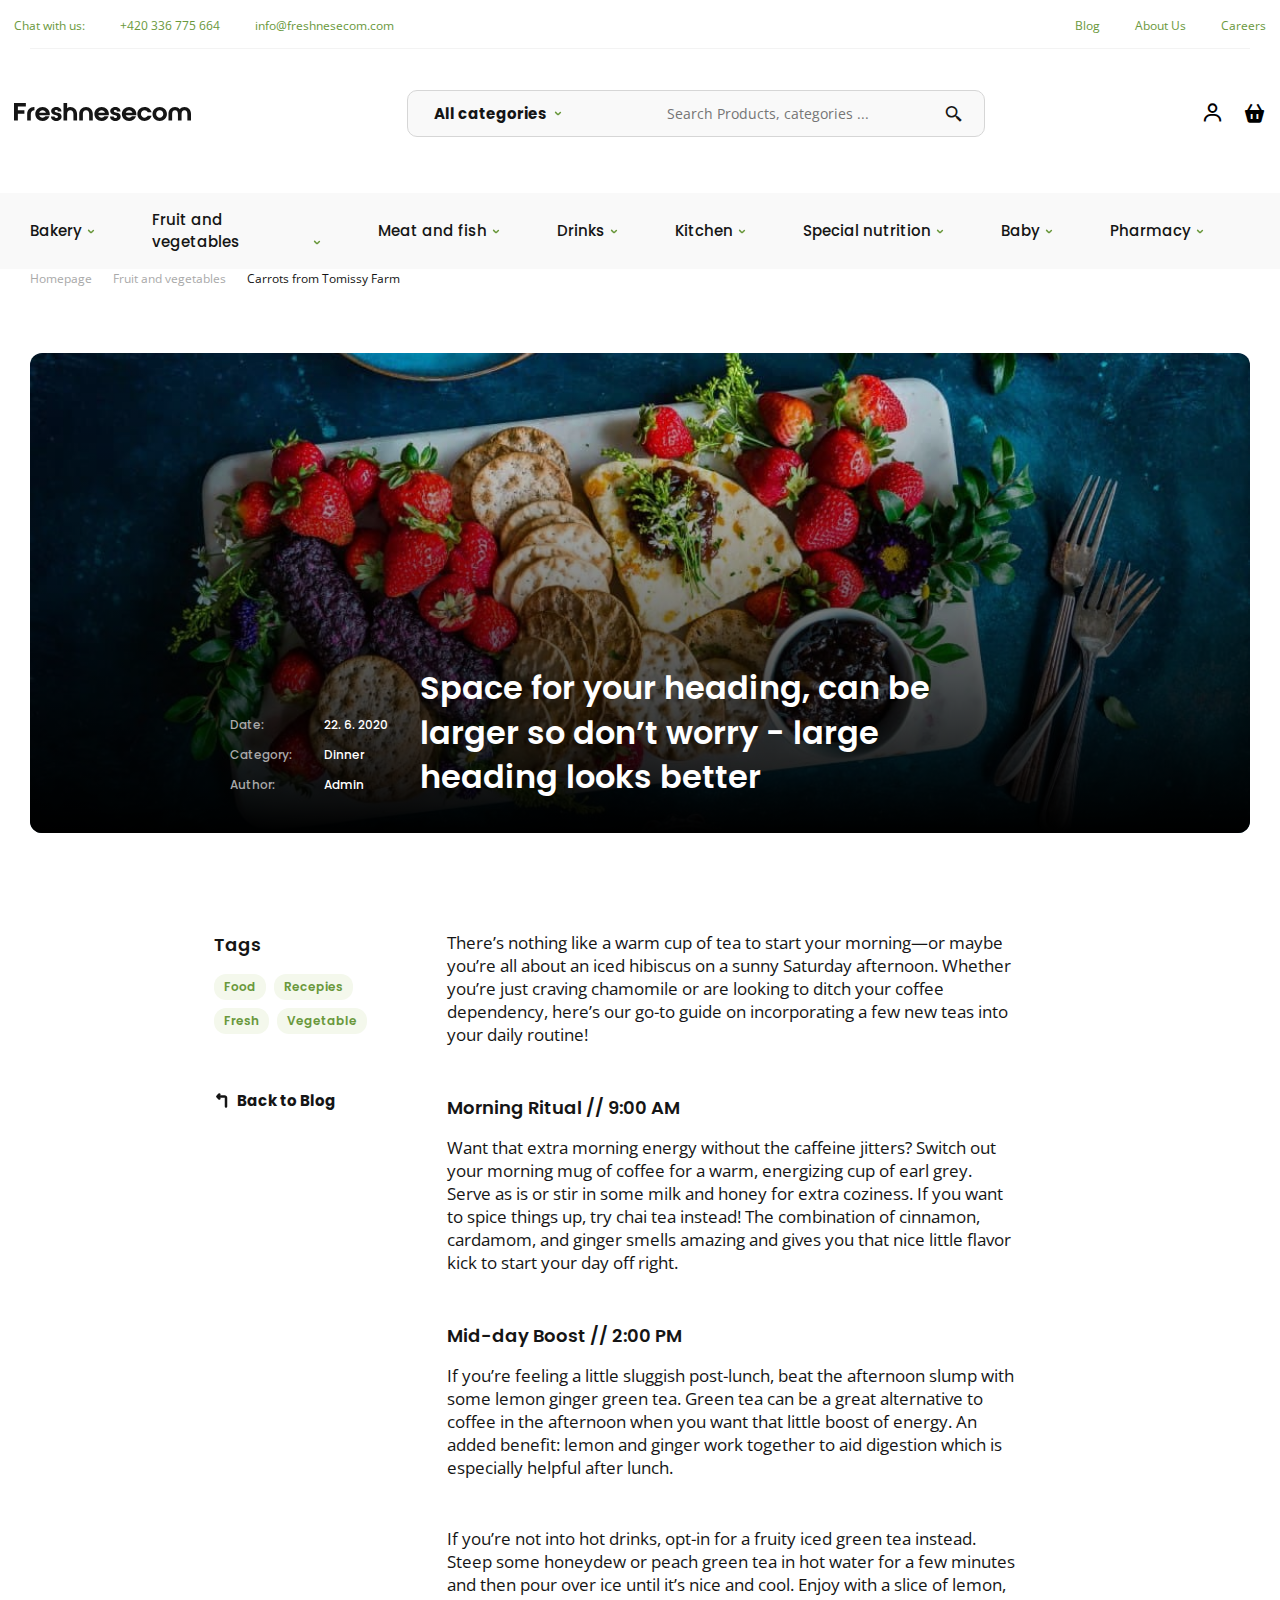
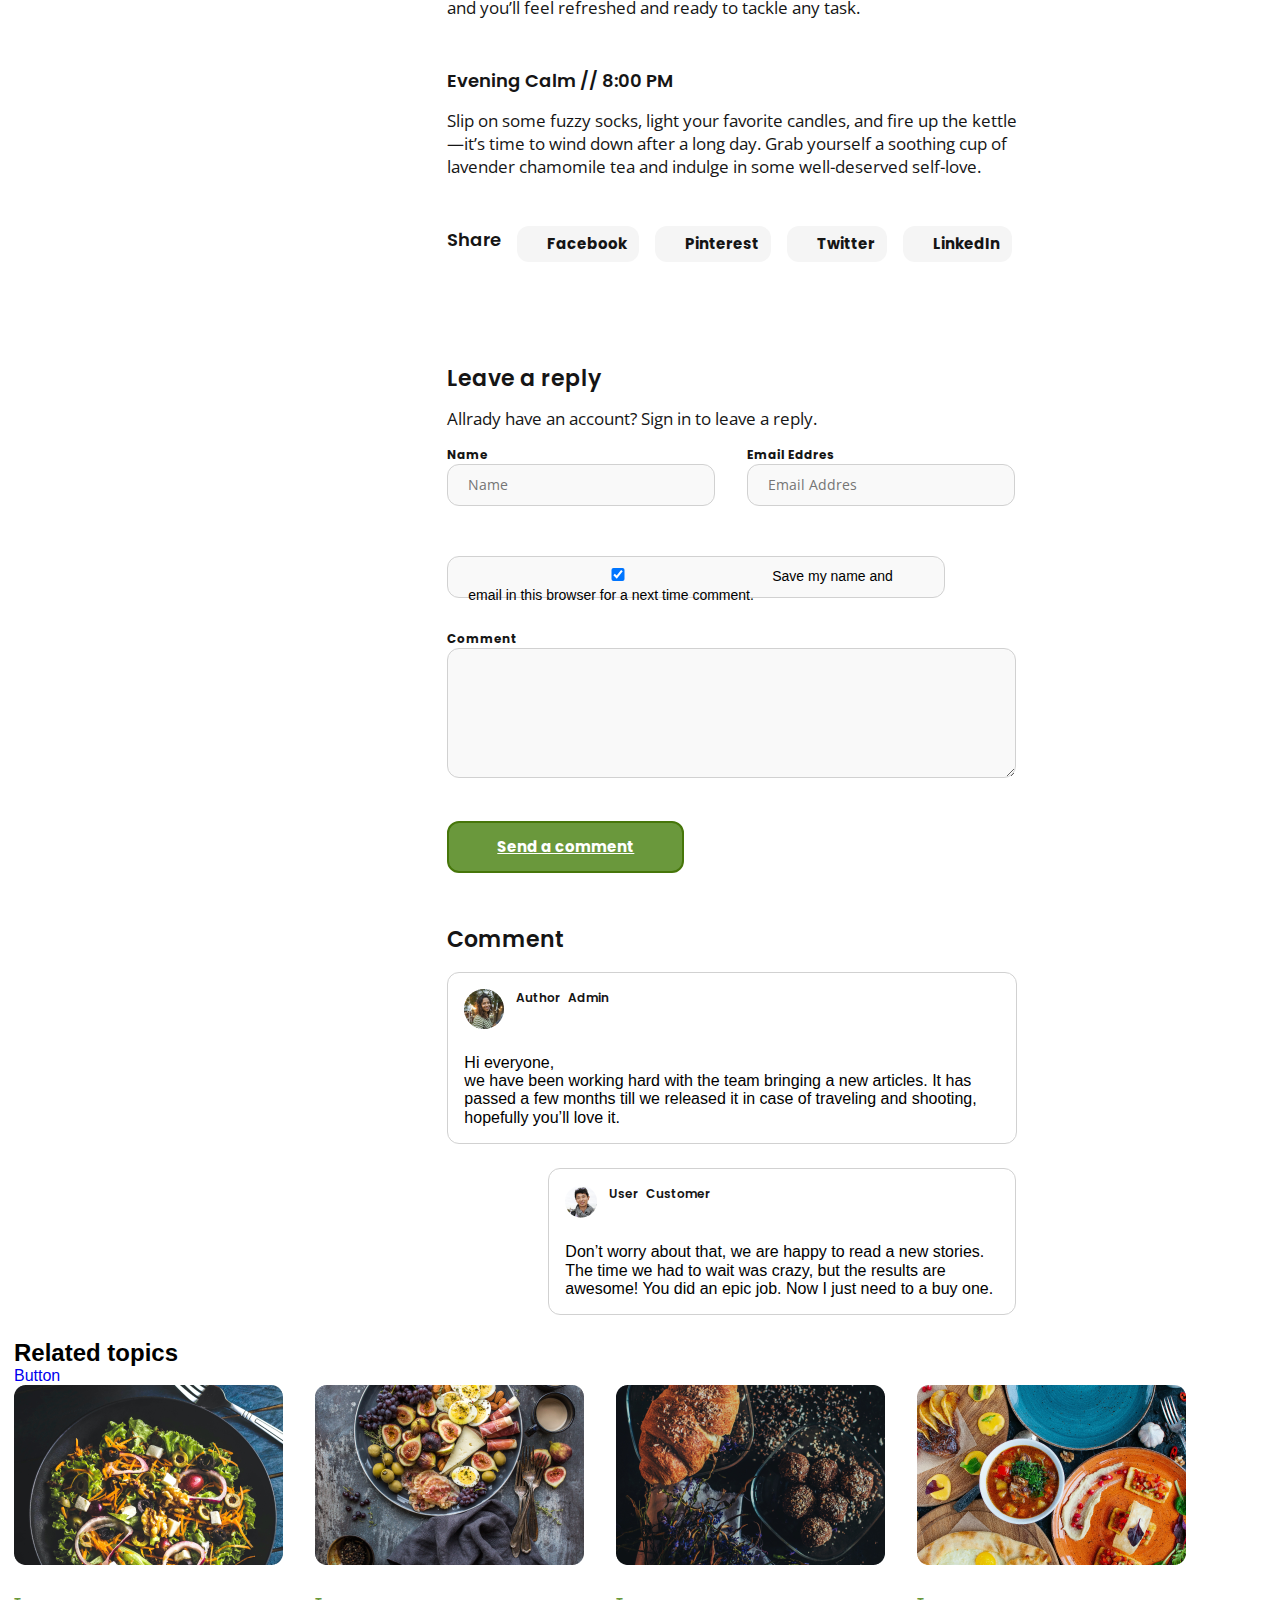
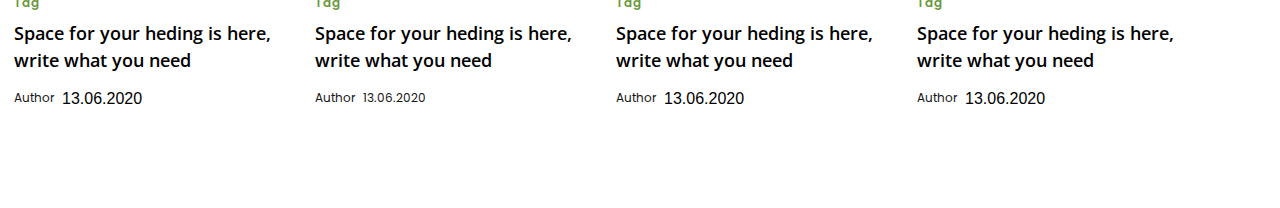
<file: page5.html>
<!DOCTYPE html>
<html lang="en">
<head>
    <meta charset="UTF-8">
    <meta http-equiv="X-UA-Compatible" content="IE=edge">
    <meta name="viewport" content="width=device-width, initial-scale=1.0">
    <title>Document</title>
    <link rel="preconnect" href="https://fonts.googleapis.com">
    <link rel="preconnect" href="https://fonts.gstatic.com" crossorigin>
    <link href="https://fonts.googleapis.com/css2?family=Open+Sans:ital,wght@0,400;0,500;0,700;1,300&display=swap" rel="stylesheet">
    <link rel="preconnect" href="https://fonts.googleapis.com">
    <link rel="preconnect" href="https://fonts.gstatic.com" crossorigin>
    <link href="https://fonts.googleapis.com/css2?family=Open+Sans:ital,wght@0,400;0,500;0,700;1,300&family=Poppins:wght@300;400;500;700&display=swap" rel="stylesheet">
    <link href='https://unpkg.com/boxicons@2.0.9/css/boxicons.min.css' rel='stylesheet'>
    <link href="https://cdn.jsdelivr.net/npm/bootstrap@5.1.3/dist/css/bootstrap.min.css" rel="stylesheet" integrity="sha384-1BmE4kWBq78iYhFldvKuhfTAU6auU8tT94WrHftjDbrCEXSU1oBoqyl2QvZ6jIW3" crossorigin="anonymous">
    <script src="https://cdn.jsdelivr.net/npm/bootstrap@5.1.3/dist/js/bootstrap.bundle.min.js" integrity="sha384-ka7Sk0Gln4gmtz2MlQnikT1wXgYsOg+OMhuP+IlRH9sENBO0LRn5q+8nbTov4+1p" crossorigin="anonymous"></script>
    <link rel="stylesheet" href="css/flexboxgrid.min.css">
    <link rel="stylesheet" href="css/main.min.css"> 
</head>
<body>
    <section class="site">
        <header class="site__header header">
            <div class="header__container container">
                <div class="header__content">
                  <div class="header__row-top top row center-md">
                    <ul class="top__list site-map">
                        <li class="top__item"><a class="top__link" href="#">Chat with us:</a></li>
                        <li class="top__item"><a class="top__link" href="tel:420336775664">+420 336 775 664</a></li>
                        <li class="top__item"><a class="top__link" href="email">info@freshnesecom.com</a></li>
                    </ul>
                    <ul class="top__list">
                        <li class="top__item"><a class="top__link" href="#">Blog</a></li>
                        <li class="top__item"><a class="top__link" href="#">About Us</a></li>
                        <li class="top__item"><a class="top__link" href="#">Careers</a></li>
                    </ul>
                  </div>
                  <div class="header__row-middle middle row between-md between-sm">
                    <a class="middle__logo-link" href="/index.html"><img class="middle__logo" src="./images/site-logo.svg" alt="site-lodo"></a>
                    <div class="middle__input-card">
                      <a class="middle__input-link" href="">All categories</a>
                      <form action="https://echo.htmlacademy.ru/">
                        <label></label>
                        <input type="text" name="text" id="text" placeholder="Search Products, categories ..." required>
                        <button class="middle__btn" type="submit"><i class='bx bx-search-alt-2 middle__search'></i></button>
                      </form>
                    </div>
                    <span class="middle__cover">
                      <i class='bx bx-search-alt middle__icon-search'></i>
                      <i class='bx bx-user middle__icon'></i>
                      <i class='bx bxs-basket middle__icon'></i>
                    </span>
                  </div>
                </div>
            </div>
            <div class="header__row-lower lower">
              <div class="header__container container">
                <ul class="lower__list">
                  <li class="lower__item"><a class="lower__link" href="">Bakery</a></li>
                  <li class="lower__item"><a class="lower__link" href="">Fruit and vegetables</a></li>
                  <li class="lower__item"><a class="lower__link" href="">Meat and fish</a></li>
                  <li class="lower__item"><a class="lower__link" href="">Drinks</a></li>
                  <li class="lower__item"><a class="lower__link" href="">Kitchen</a></li>
                  <li class="lower__item"><a class="lower__link" href="">Special nutrition</a></li>
                  <li class="lower__item"><a class="lower__link" href="">Baby</a></li>
                  <li class="lower__item"><a class="lower__link" href="">Pharmacy</a></li>
                </ul>
              </div>
            </div>
         </header>
         <div class="site__hero hero">
             <div class="hero__container container">
                <ul class="hero__list">
                    <li class="hero__item"><a class="hero__link" href="#">Homepage</a></li>
                    <li class="hero__item"><a class="hero__link" href="#">Fruit and vegetables</a></li>
                    <li class="hero__item"><a class="hero__linka" href="#">Carrots from Tomissy Farm</a></li>
                </ul>
                <div class="hero__photo">
                    <div class="hero__discr">
                        <ul class="hero__lists">
                            <li class="hero__itemo">Date:</li>
                            <li class="hero__itemo">Category:</li>
                            <li class="hero__itemo">Author:</li>
                        </ul>
                        <ul class="hero__lists">
                           <li class="hero__items">22. 6. 2020</li>
                           <li class="hero__items">Dinner</li>
                           <li class="hero__items">Admin</li>
                       </ul>
                    </div>
                    <h2 class="hero__title">Space for your heading, can be larger so don’t worry - large heading looks better</h2>
                </div>
             </div>
         </div>
         <div class="site__content content row">
            <div class="container row">
                <div class="content__paragraph col-md-4">
                    <h3 class="paragraph__title">Tags</h3>
                    <ul class="paragrap__list">
                        <li class="paragrap__item"><a class="paragrap__link" href="#">Food</a></li>
                        <li class="paragrap__item"><a class="paragrap__link" href="#">Recepies</a></li>
                        <li class="paragrap__item"><a class="paragrap__link" href="#">Fresh</a></li>
                        <li class="paragrap__item"><a class="paragrap__link" href="#">Vegetable</a></li>
                    </ul>
                    <a class="content__link" href="#">Back to Blog</a>
                </div>
                <div class="content__discr discr col-md-8">
                   <p class="discr__subttile">There’s nothing like a warm cup of tea to start your morning—or maybe you’re all about an iced hibiscus on a sunny Saturday afternoon. Whether you’re just craving chamomile or are looking to ditch your coffee dependency, here’s our go-to guide on incorporating a few new teas into your daily routine! </p>
                   <h3 class="discr__title">Morning Ritual // 9:00 AM</h3>
                   <p class="discr__subttile">Want that extra morning energy without the caffeine jitters? Switch out your morning mug of coffee for a warm, energizing cup of earl grey. Serve as is or stir in some milk and honey for extra coziness. If you want to spice things up, try chai tea instead! The combination of cinnamon, cardamom, and ginger smells amazing and gives you that nice little flavor kick to start your day off right.</p>
                   <h3 class="discr__title">Mid-day Boost // 2:00 PM</h3>
                   <p class="discr__subttile">If you’re feeling a little sluggish post-lunch, beat the afternoon slump with some lemon ginger green tea. Green tea can be a great alternative to coffee in the afternoon when you want that little boost of energy. An added benefit: lemon and ginger work together to aid digestion which is especially helpful after lunch. </p>
                   <p class="discr__subttile">If you’re not into hot drinks, opt-in for a fruity iced green tea instead. Steep some honeydew or peach green tea in hot water for a few minutes and then pour over ice until it’s nice and cool. Enjoy with a slice of lemon, and you’ll feel refreshed and ready to tackle any task. </p>
                   <h3 class="discr__title">Evening Calm // 8:00 PM</h3>
                   <p class="discr__subttile">Slip on some fuzzy socks, light your favorite candles, and fire up the kettle—it’s time to wind down after a long day. Grab yourself a soothing cup of lavender chamomile tea and indulge in some well-deserved self-love. </p>
                   <ul class="discr__list">
                       <li class="discr__item">Share</li>
                       <li class="discr__item">Facebook</li>
                       <li class="discr__item">Pinterest</li>
                       <li class="discr__item">Twitter</li>
                       <li class="discr__item">LinkedIn</li>
                   </ul>
                   <div class="quest">
                    <h2 class="quest__title">Leave a reply</h2>
                    <p class="quest__subtitle">Allrady have an account? Sign in to leave a reply.</p>
                    <form action="https://echo.htmlacademy.ru/">
                       <span class="quest__cover">
                           <label class="quest__lb">Name
                            <input class="quest__inp" type="text" name="name" placeholder="Name" required>
                           </label>
                           <label class="quest__lb">Email Eddres
                            <input class="quest__inp" type="email" name="mail"placeholder="Email Addres" required>  
                           </label> 
                       </span><br>
                       <span class="quest__check">
                           <input class="form-check-input" type="checkbox" id="check1" name="option1" value="something" checked>
                           <label class="quest_checkn" class="form-check-label">Save my name and email in this browser for a next time comment.</label>
                       </span><br>
                       <label class="quest__lb" for="Comment">Comment</label>
                       <textarea class="quest__textar" name="text" id="Comment" cols="30" rows="10"></textarea>
                       <button class="quest__btn" type="submit">Send a comment</button>
                    </form>
                    </div>
                    <div class="comment">
                        <h3 class="comment__title">Comment</h3>
                        <div class="comment__box">
                           <div class="comment__rows">
                             <img class="comment__image" src="./images/avatar2.png" alt="image">
                             <span class="comment__cover">
                               <p class="comment__text">Author</p>
                               <p class="comment__text">Admin</p>
                             </span>
                           </div>
                           <p class="comment__subtile">Hi everyone,<br> 
                            we have been working hard with the team bringing a new articles. It has passed a few months till we released it in case of traveling and shooting, hopefully you’ll love it.</p>                            
                        </div>
                        <div class="comment__box-two">
                          <div class="comment__rows">
                            <img class="comment__image" src="./images/avatar.png" alt="image">
                            <span class="comment__cover">
                              <p class="comment__text">User</p>
                              <p class="comment__text">Customer</p>
                            </span>
                          </div>
                          <p class="comment__subtile"> 
                            Don’t worry about that, we are happy to read a new stories. The time we had to wait was crazy, but the results are awesome! You did an epic job. Now I just need to a buy one.</p>                            
                       </div>
                    </div>
                   
                  </div>
                  <div class="topic">
                    <span class="topic__cover">
                      <h2 class="topic__title">Related topics</h2>
                      <a class="tpic__link" href="#">Button</a>
                    </span>
                    <ul class="topic__list row">
                      <li class="topic__item col-md-3">
                        <img class="topic__image" src="./images/Rectangle1.png" alt="image">
                        <p class="topic__txt">Tag</p>
                        <p class="topic__sibtitle">Space for your heding is here, write what you need</p>
                        <span class="topic__box">
                          <p class="topic__text">Author</p>
                          <time data-time="2020-06-13">13.06.2020</time>
                        </span>
                      </li>
                      <li class="topic__item col-md-3">
                        <img class="topic__image" src="./images/Rectangle2.png" alt="image">
                        <p class="topic__txt">Tag</p>
                        <p class="topic__sibtitle">Space for your heding is here, write what you need</p>
                        <span class="topic__box">
                          <p class="topic__text">Author</p>
                          <time class="topic__time" data-time="2020-06-13">13.06.2020</time>
                        </span>
                      </li>
                      <li class="topic__item col-md-3">
                        <img class="topic__image" src="./images/Rectangle3.png" alt="image">
                        <p class="topic__txt">Tag</p>
                        <p class="topic__sibtitle">Space for your heding is here, write what you need</p>
                        <span class="topic__box">
                          <p class="topic__text">Author</p>
                          <time data-time="2020-06-13">13.06.2020</time>
                        </span>
                      </li>
                      <li class="topic__item col-md-3">
                        <img class="topic__image" src="./images/Rectangle4.png" alt="image">
                        <p class="topic__txt">Tag</p>
                        <p class="topic__sibtitle">Space for your heding is here, write what you need</p>
                        <span class="topic__box">
                          <p class="topic__text">Author</p>
                          <time data-time="2020-06-13">13.06.2020</time>
                        </span>
                      </li>
                    </ul>
                  </div>  
              </div>
              
         </div>
    </section>
    
</body>
</html>
</file>
<file: css/flexboxgrid.min.css>
.container-fluid{margin-right:auto;margin-left:auto;padding-right:2rem;padding-left:2rem}.row{box-sizing:border-box;display:-ms-flexbox;display:-webkit-box;display:flex;-ms-flex:0 1 auto;-webkit-box-flex:0;flex:0 1 auto;-ms-flex-direction:row;-webkit-box-orient:horizontal;-webkit-box-direction:normal;flex-direction:row;-ms-flex-wrap:wrap;flex-wrap:wrap;margin-right:-1rem;margin-left:-1rem}.row.reverse{-ms-flex-direction:row-reverse;-webkit-box-orient:horizontal;-webkit-box-direction:reverse;flex-direction:row-reverse}.col.reverse{-ms-flex-direction:column-reverse;-webkit-box-orient:vertical;-webkit-box-direction:reverse;flex-direction:column-reverse}.col-xs,.col-xs-1,.col-xs-10,.col-xs-11,.col-xs-12,.col-xs-2,.col-xs-3,.col-xs-4,.col-xs-5,.col-xs-6,.col-xs-7,.col-xs-8,.col-xs-9{box-sizing:border-box;-ms-flex:0 0 auto;-webkit-box-flex:0;flex:0 0 auto;padding-right:1rem;padding-left:1rem}.col-xs{-webkit-flex-grow:1;-ms-flex-positive:1;-webkit-box-flex:1;flex-grow:1;-ms-flex-preferred-size:0;flex-basis:0;max-width:100%}.col-xs-1{-ms-flex-preferred-size:8.333%;flex-basis:8.333%;max-width:8.333%}.col-xs-2{-ms-flex-preferred-size:16.667%;flex-basis:16.667%;max-width:16.667%}.col-xs-3{-ms-flex-preferred-size:25%;flex-basis:25%;max-width:25%}.col-xs-4{-ms-flex-preferred-size:33.333%;flex-basis:33.333%;max-width:33.333%}.col-xs-5{-ms-flex-preferred-size:41.667%;flex-basis:41.667%;max-width:41.667%}.col-xs-6{-ms-flex-preferred-size:50%;flex-basis:50%;max-width:50%}.col-xs-7{-ms-flex-preferred-size:58.333%;flex-basis:58.333%;max-width:58.333%}.col-xs-8{-ms-flex-preferred-size:66.667%;flex-basis:66.667%;max-width:66.667%}.col-xs-9{-ms-flex-preferred-size:75%;flex-basis:75%;max-width:75%}.col-xs-10{-ms-flex-preferred-size:83.333%;flex-basis:83.333%;max-width:83.333%}.col-xs-11{-ms-flex-preferred-size:91.667%;flex-basis:91.667%;max-width:91.667%}.col-xs-12{-ms-flex-preferred-size:100%;flex-basis:100%;max-width:100%}.col-xs-offset-1{margin-left:8.333%}.col-xs-offset-2{margin-left:16.667%}.col-xs-offset-3{margin-left:25%}.col-xs-offset-4{margin-left:33.333%}.col-xs-offset-5{margin-left:41.667%}.col-xs-offset-6{margin-left:50%}.col-xs-offset-7{margin-left:58.333%}.col-xs-offset-8{margin-left:66.667%}.col-xs-offset-9{margin-left:75%}.col-xs-offset-10{margin-left:83.333%}.col-xs-offset-11{margin-left:91.667%}.start-xs{-ms-flex-pack:start;-webkit-box-pack:start;justify-content:flex-start;text-align:start}.center-xs{-ms-flex-pack:center;-webkit-box-pack:center;justify-content:center;text-align:center}.end-xs{-ms-flex-pack:end;-webkit-box-pack:end;justify-content:flex-end;text-align:end}.top-xs{-ms-flex-align:start;-webkit-box-align:start;align-items:flex-start}.middle-xs{-ms-flex-align:center;-webkit-box-align:center;align-items:center}.bottom-xs{-ms-flex-align:end;-webkit-box-align:end;align-items:flex-end}.around-xs{-ms-flex-pack:distribute;justify-content:space-around}.between-xs{-ms-flex-pack:justify;-webkit-box-pack:justify;justify-content:space-between}.first-xs{-ms-flex-order:-1;-webkit-box-ordinal-group:0;order:-1}.last-xs{-ms-flex-order:1;-webkit-box-ordinal-group:2;order:1}@media only screen and (min-width:48em){.container{width:46rem}.col-sm,.col-sm-1,.col-sm-10,.col-sm-11,.col-sm-12,.col-sm-2,.col-sm-3,.col-sm-4,.col-sm-5,.col-sm-6,.col-sm-7,.col-sm-8,.col-sm-9{box-sizing:border-box;-ms-flex:0 0 auto;-webkit-box-flex:0;flex:0 0 auto;padding-right:1rem;padding-left:1rem}.col-sm{-webkit-flex-grow:1;-ms-flex-positive:1;-webkit-box-flex:1;flex-grow:1;-ms-flex-preferred-size:0;flex-basis:0;max-width:100%}.col-sm-1{-ms-flex-preferred-size:8.333%;flex-basis:8.333%;max-width:8.333%}.col-sm-2{-ms-flex-preferred-size:16.667%;flex-basis:16.667%;max-width:16.667%}.col-sm-3{-ms-flex-preferred-size:25%;flex-basis:25%;max-width:25%}.col-sm-4{-ms-flex-preferred-size:33.333%;flex-basis:33.333%;max-width:33.333%}.col-sm-5{-ms-flex-preferred-size:41.667%;flex-basis:41.667%;max-width:41.667%}.col-sm-6{-ms-flex-preferred-size:50%;flex-basis:50%;max-width:50%}.col-sm-7{-ms-flex-preferred-size:58.333%;flex-basis:58.333%;max-width:58.333%}.col-sm-8{-ms-flex-preferred-size:66.667%;flex-basis:66.667%;max-width:66.667%}.col-sm-9{-ms-flex-preferred-size:75%;flex-basis:75%;max-width:75%}.col-sm-10{-ms-flex-preferred-size:83.333%;flex-basis:83.333%;max-width:83.333%}.col-sm-11{-ms-flex-preferred-size:91.667%;flex-basis:91.667%;max-width:91.667%}.col-sm-12{-ms-flex-preferred-size:100%;flex-basis:100%;max-width:100%}.col-sm-offset-1{margin-left:8.333%}.col-sm-offset-2{margin-left:16.667%}.col-sm-offset-3{margin-left:25%}.col-sm-offset-4{margin-left:33.333%}.col-sm-offset-5{margin-left:41.667%}.col-sm-offset-6{margin-left:50%}.col-sm-offset-7{margin-left:58.333%}.col-sm-offset-8{margin-left:66.667%}.col-sm-offset-9{margin-left:75%}.col-sm-offset-10{margin-left:83.333%}.col-sm-offset-11{margin-left:91.667%}.start-sm{-ms-flex-pack:start;-webkit-box-pack:start;justify-content:flex-start;text-align:start}.center-sm{-ms-flex-pack:center;-webkit-box-pack:center;justify-content:center;text-align:center}.end-sm{-ms-flex-pack:end;-webkit-box-pack:end;justify-content:flex-end;text-align:end}.top-sm{-ms-flex-align:start;-webkit-box-align:start;align-items:flex-start}.middle-sm{-ms-flex-align:center;-webkit-box-align:center;align-items:center}.bottom-sm{-ms-flex-align:end;-webkit-box-align:end;align-items:flex-end}.around-sm{-ms-flex-pack:distribute;justify-content:space-around}.between-sm{-ms-flex-pack:justify;-webkit-box-pack:justify;justify-content:space-between}.first-sm{-ms-flex-order:-1;-webkit-box-ordinal-group:0;order:-1}.last-sm{-ms-flex-order:1;-webkit-box-ordinal-group:2;order:1}}@media only screen and (min-width:62em){.container{width:61rem}.col-md,.col-md-1,.col-md-10,.col-md-11,.col-md-12,.col-md-2,.col-md-3,.col-md-4,.col-md-5,.col-md-6,.col-md-7,.col-md-8,.col-md-9{box-sizing:border-box;-ms-flex:0 0 auto;-webkit-box-flex:0;flex:0 0 auto;padding-right:1rem;padding-left:1rem}.col-md{-webkit-flex-grow:1;-ms-flex-positive:1;-webkit-box-flex:1;flex-grow:1;-ms-flex-preferred-size:0;flex-basis:0;max-width:100%}.col-md-1{-ms-flex-preferred-size:8.333%;flex-basis:8.333%;max-width:8.333%}.col-md-2{-ms-flex-preferred-size:16.667%;flex-basis:16.667%;max-width:16.667%}.col-md-3{-ms-flex-preferred-size:25%;flex-basis:25%;max-width:25%}.col-md-4{-ms-flex-preferred-size:33.333%;flex-basis:33.333%;max-width:33.333%}.col-md-5{-ms-flex-preferred-size:41.667%;flex-basis:41.667%;max-width:41.667%}.col-md-6{-ms-flex-preferred-size:50%;flex-basis:50%;max-width:50%}.col-md-7{-ms-flex-preferred-size:58.333%;flex-basis:58.333%;max-width:58.333%}.col-md-8{-ms-flex-preferred-size:66.667%;flex-basis:66.667%;max-width:66.667%}.col-md-9{-ms-flex-preferred-size:75%;flex-basis:75%;max-width:75%}.col-md-10{-ms-flex-preferred-size:83.333%;flex-basis:83.333%;max-width:83.333%}.col-md-11{-ms-flex-preferred-size:91.667%;flex-basis:91.667%;max-width:91.667%}.col-md-12{-ms-flex-preferred-size:100%;flex-basis:100%;max-width:100%}.col-md-offset-1{margin-left:8.333%}.col-md-offset-2{margin-left:16.667%}.col-md-offset-3{margin-left:25%}.col-md-offset-4{margin-left:33.333%}.col-md-offset-5{margin-left:41.667%}.col-md-offset-6{margin-left:50%}.col-md-offset-7{margin-left:58.333%}.col-md-offset-8{margin-left:66.667%}.col-md-offset-9{margin-left:75%}.col-md-offset-10{margin-left:83.333%}.col-md-offset-11{margin-left:91.667%}.start-md{-ms-flex-pack:start;-webkit-box-pack:start;justify-content:flex-start;text-align:start}.center-md{-ms-flex-pack:center;-webkit-box-pack:center;justify-content:center;text-align:center}.end-md{-ms-flex-pack:end;-webkit-box-pack:end;justify-content:flex-end;text-align:end}.top-md{-ms-flex-align:start;-webkit-box-align:start;align-items:flex-start}.middle-md{-ms-flex-align:center;-webkit-box-align:center;align-items:center}.bottom-md{-ms-flex-align:end;-webkit-box-align:end;align-items:flex-end}.around-md{-ms-flex-pack:distribute;justify-content:space-around}.between-md{-ms-flex-pack:justify;-webkit-box-pack:justify;justify-content:space-between}.first-md{-ms-flex-order:-1;-webkit-box-ordinal-group:0;order:-1}.last-md{-ms-flex-order:1;-webkit-box-ordinal-group:2;order:1}}@media only screen and (min-width:75em){.container{width:71rem}.col-lg,.col-lg-1,.col-lg-10,.col-lg-11,.col-lg-12,.col-lg-2,.col-lg-3,.col-lg-4,.col-lg-5,.col-lg-6,.col-lg-7,.col-lg-8,.col-lg-9{box-sizing:border-box;-ms-flex:0 0 auto;-webkit-box-flex:0;flex:0 0 auto;padding-right:1rem;padding-left:1rem}.col-lg{-webkit-flex-grow:1;-ms-flex-positive:1;-webkit-box-flex:1;flex-grow:1;-ms-flex-preferred-size:0;flex-basis:0;max-width:100%}.col-lg-1{-ms-flex-preferred-size:8.333%;flex-basis:8.333%;max-width:8.333%}.col-lg-2{-ms-flex-preferred-size:16.667%;flex-basis:16.667%;max-width:16.667%}.col-lg-3{-ms-flex-preferred-size:25%;flex-basis:25%;max-width:25%}.col-lg-4{-ms-flex-preferred-size:33.333%;flex-basis:33.333%;max-width:33.333%}.col-lg-5{-ms-flex-preferred-size:41.667%;flex-basis:41.667%;max-width:41.667%}.col-lg-6{-ms-flex-preferred-size:50%;flex-basis:50%;max-width:50%}.col-lg-7{-ms-flex-preferred-size:58.333%;flex-basis:58.333%;max-width:58.333%}.col-lg-8{-ms-flex-preferred-size:66.667%;flex-basis:66.667%;max-width:66.667%}.col-lg-9{-ms-flex-preferred-size:75%;flex-basis:75%;max-width:75%}.col-lg-10{-ms-flex-preferred-size:83.333%;flex-basis:83.333%;max-width:83.333%}.col-lg-11{-ms-flex-preferred-size:91.667%;flex-basis:91.667%;max-width:91.667%}.col-lg-12{-ms-flex-preferred-size:100%;flex-basis:100%;max-width:100%}.col-lg-offset-1{margin-left:8.333%}.col-lg-offset-2{margin-left:16.667%}.col-lg-offset-3{margin-left:25%}.col-lg-offset-4{margin-left:33.333%}.col-lg-offset-5{margin-left:41.667%}.col-lg-offset-6{margin-left:50%}.col-lg-offset-7{margin-left:58.333%}.col-lg-offset-8{margin-left:66.667%}.col-lg-offset-9{margin-left:75%}.col-lg-offset-10{margin-left:83.333%}.col-lg-offset-11{margin-left:91.667%}.start-lg{-ms-flex-pack:start;-webkit-box-pack:start;justify-content:flex-start;text-align:start}.center-lg{-ms-flex-pack:center;-webkit-box-pack:center;justify-content:center;text-align:center}.end-lg{-ms-flex-pack:end;-webkit-box-pack:end;justify-content:flex-end;text-align:end}.top-lg{-ms-flex-align:start;-webkit-box-align:start;align-items:flex-start}.middle-lg{-ms-flex-align:center;-webkit-box-align:center;align-items:center}.bottom-lg{-ms-flex-align:end;-webkit-box-align:end;align-items:flex-end}.around-lg{-ms-flex-pack:distribute;justify-content:space-around}.between-lg{-ms-flex-pack:justify;-webkit-box-pack:justify;justify-content:space-between}.first-lg{-ms-flex-order:-1;-webkit-box-ordinal-group:0;order:-1}.last-lg{-ms-flex-order:1;-webkit-box-ordinal-group:2;order:1}}
</file>
<file: css/main.min.css>
/*! normalize.css v8.0.1 | MIT License | github.com/necolas/normalize.css */html{line-height:1.15;-webkit-text-size-adjust:100%}body{margin:0}main{display:block}h1{font-size:2em;margin:0.67em 0}hr{-webkit-box-sizing:content-box;box-sizing:content-box;height:0;overflow:visible}pre{font-family:monospace, monospace;font-size:1em}a{background-color:transparent}abbr[title]{border-bottom:none;text-decoration:underline;-webkit-text-decoration:underline dotted;text-decoration:underline dotted}b,strong{font-weight:bolder}code,kbd,samp{font-family:monospace, monospace;font-size:1em}small{font-size:80%}sub,sup{font-size:75%;line-height:0;position:relative;vertical-align:baseline}sub{bottom:-0.25em}sup{top:-0.5em}img{border-style:none}button,input,optgroup,select,textarea{font-family:inherit;font-size:100%;line-height:1.15;margin:0}button,input{overflow:visible}button,select{text-transform:none}button,[type="button"],[type="reset"],[type="submit"]{-webkit-appearance:button}button::-moz-focus-inner,[type="button"]::-moz-focus-inner,[type="reset"]::-moz-focus-inner,[type="submit"]::-moz-focus-inner{border-style:none;padding:0}button:-moz-focusring,[type="button"]:-moz-focusring,[type="reset"]:-moz-focusring,[type="submit"]:-moz-focusring{outline:1px dotted ButtonText}fieldset{padding:0.35em 0.75em 0.625em}legend{-webkit-box-sizing:border-box;box-sizing:border-box;color:inherit;display:table;max-width:100%;padding:0;white-space:normal}progress{vertical-align:baseline}textarea{overflow:auto}[type="checkbox"],[type="radio"]{-webkit-box-sizing:border-box;box-sizing:border-box;padding:0}[type="number"]::-webkit-inner-spin-button,[type="number"]::-webkit-outer-spin-button{height:auto}[type="search"]{-webkit-appearance:textfield;outline-offset:-2px}[type="search"]::-webkit-search-decoration{-webkit-appearance:none}::-webkit-file-upload-button{-webkit-appearance:button;font:inherit}details{display:block}summary{display:list-item}template{display:none}[hidden]{display:none}html{-webkit-box-sizing:border-box;box-sizing:border-box;height:100%;scroll-behavior:smooth}*,*::before,*::after{-webkit-box-sizing:inherit;box-sizing:inherit}body{display:-webkit-box;display:-ms-flexbox;display:flex;-webkit-box-orient:vertical;-webkit-box-direction:normal;-ms-flex-direction:column;flex-direction:column;height:100%;padding:0;margin:0;overflow-x:hidden;font-family:"Arial", sans-serif;background-color:#fff}img{max-width:100%;height:auto}ul,ol{list-style:none;padding:0;margin:0}a{text-decoration:none;display:inline-block}h1,h2,h3,h4,h5,h6,p{padding:0;margin:0}.visually-hidden{position:absolute;width:1px;height:1px;margin:-1px;border:0;padding:0;clip:rect(0 0 0 0);overflow:hidden}.container{width:100%;max-width:1320px;padding-left:30px;padding-right:30px;margin-left:auto;margin-right:auto}.hero__content{padding-top:16px;position:relative}.hero__content::before{content:"";width:100%;height:1px;background-color:#F3F3F3;position:absolute;top:48px}.hero__row-top{max-width:1260px;display:-webkit-box;display:-ms-flexbox;display:flex;-webkit-box-pack:justify;-ms-flex-pack:justify;justify-content:space-between}.top__list{display:-webkit-box;display:-ms-flexbox;display:flex}.top__item:not(:last-child){margin-right:35px}.top__link{font-family:"Open Sans";font-weight:400;font-size:12px;line-height:16px;color:#6a983c}.top__link:hover{color:#76e407}.middle{padding:56px 0;display:-webkit-box;display:-ms-flexbox;display:flex;-webkit-box-align:center;-ms-flex-align:center;align-items:center}.middle__logo{max-width:177px}.middle__input-card{padding:8px 10px;width:578px;display:-webkit-box;display:-ms-flexbox;display:flex;-webkit-box-pack:justify;-ms-flex-pack:justify;justify-content:space-between;-webkit-box-align:center;-ms-flex-align:center;align-items:center;background-color:#f9f9f9;border-radius:10px;border:1px solid #D6D6D6;position:relative}.middle__input-link{font-family:"Poppins",sans-serif;font-weight:700;font-size:15px;line-height:22px;color:#151515;margin:0 70px 0 16px;position:relative}.middle__input-link::after{content:"";width:10px;height:10px;background-image:url("../../images/chevron-down.svg");background-repeat:no-repeat;position:absolute;right:-17px;top:8px}input{width:300px;font-family:"Open Sans";font-weight:400;font-size:14px;line-height:19px;color:#D6D6D6;padding:5px 10px;background-color:transparent;border:none}input:focus{outline:none}.middle__btn{border:none;background-color:transparent}.middle__search{font-size:20px;color:#151515;position:absolute;top:13px;right:20px}.middle__cover{display:block;-webkit-box-orient:horizontal;-webkit-box-direction:normal;-ms-flex-direction:row;flex-direction:row}.middle__icon-search{display:none}.middle__icon,.middle__icon-search{font-size:23px;cursor:pointer;-webkit-transition:0.4s ease;transition:0.4s ease}.middle__icon:hover,.middle__icon-search:hover{color:#76e407}.middle__icon:not(:last-child),.middle__icon-search:not(:last-child){margin-right:15px}.lower{padding:16px 0;background-color:#f9f9f9}.lower__list{display:-webkit-box;display:-ms-flexbox;display:flex;-webkit-box-align:center;-ms-flex-align:center;align-items:center}.lower__item{max-width:156px;position:relative}.lower__item::after{content:"";display:inline-block;width:20px;height:10px;background-image:url("../../images/chevron-down.svg");background-repeat:no-repeat;position:absolute;bottom:3px;right:-25px}.lower__item:not(:last-child){margin-right:70px}.lower__link{width:100%;font-family:"Poppins",sans-serif;font-weight:500;font-size:15px;line-height:22px;color:#151515}@media screen and (max-width: 1200px){.lower{display:none}}@media screen and (max-width: 992px){.middle__icon-search{display:block}.middle__input-card{display:none}}@media screen and (max-width: 768px){.top{display:-webkit-box;display:-ms-flexbox;display:flex;-webkit-box-orient:vertical;-webkit-box-direction:normal;-ms-flex-direction:column;flex-direction:column}.top__item{margin-left:auto;margin-right:auto}.site-map{margin-bottom:30px}.middle__logo-link{margin-right:auto}}.menu{padding:54px 0 66px 0}.menu__title{font-family:"Poppins",sans-serif;font-weight:600;font-size:18px;line-height:27px;color:#151515;margin-bottom:16px}.menu__list{margin-bottom:48px}.menu__item{margin-bottom:12px}.menu__link{font-family:"Open Sans";font-weight:400;font-size:14px;line-height:19px;color:#6a983c;text-decoration:underline;-webkit-transition:0.4s ease;transition:0.4s ease}.menu__link:hover{color:#76e407}.menu__btn{font-family:"Poppins",sans-serif;font-weight:700;font-size:15px;line-height:22px;color:#151515;padding:13px 38px 13px 16px;background-color:#F5F5F5;border-radius:12px;border:1px solid #F5F5F5;-webkit-transition:0.2s ease;transition:0.2s ease}.menu__btn::after{content:"";width:10px;height:10px;display:inline-block;background-image:url("../../images/chevron-right.svg");background-repeat:no-repeat;margin-left:13px;-webkit-transform:translateX(0px);transform:translateX(0px)}.menu__btn:hover{border:1px solid #6a983c}.menu__btn:hover::after{-webkit-transition:0.3s ease;transition:0.3s ease;-webkit-transform:translateX(6px);transform:translateX(6px)}.menu__galary{display:-webkit-box;display:-ms-flexbox;display:flex}.card{content:"";background-image:url("../../images/card-bg.png");background-position:center;background-size:cover;width:420px;height:280px;padding:48px 0 0 33px;border-radius:12px}.card:not(:last-child){margin-right:31px}.card__cover{font-family:"Poppins",sans-serif;font-weight:600;font-size:12px;line-height:18px;color:#6a983c;margin-bottom:10px}.card__title{font-family:"Poppins",sans-serif;font-weight:600;font-size:22px;line-height:33px;color:#151515;margin-bottom:93px}.card__btn{font-family:"Poppins",sans-serif;font-weight:700;font-size:15px;line-height:22px;color:#151515;padding:12px 16px 12px 12px;border:2px solid #6a983c;border-radius:12px;background-color:transparent}.card__btn::after{content:"";width:10px;height:10px;display:inline-block;background-image:url("../../images/chevron-right.svg");background-repeat:no-repeat;margin-left:10px;-webkit-transform:translateX(0px);transform:translateX(0px)}.card__btn:hover::after{-webkit-transition:0.3s ease;transition:0.3s ease;-webkit-transform:translateX(6px);transform:translateX(6px)}@media screen and (max-width: 992px){.card{margin-bottom:30px}}@media screen and (max-width: 768px){.menu__list{margin-bottom:35px}.menu__galary{display:-webkit-box;display:-ms-flexbox;display:flex;-webkit-box-orient:horizontal;-webkit-box-direction:normal;-ms-flex-flow:row wrap;flex-flow:row wrap}}@media screen and (max-width: 576px){.menu__list{margin-bottom:35px}}.gallary{padding:64px 0}.gallary__card{width:269px;height:326px;-webkit-transform:scale(1);transform:scale(1);-webkit-transition:0.2s ease;transition:0.2s ease}.gallary__card:hover{-webkit-transform:scale(1.02);transform:scale(1.02);-webkit-box-shadow:1px 1px 5px gray;box-shadow:1px 1px 5px gray}.gallary__discr{max-width:269px;padding-top:27px}.gallary__subject{font-family:"Poppins",sans-serif;font-weight:600;font-size:18px;line-height:27px;color:#151515;margin-bottom:16px}.gallary__list{margin-bottom:48px}.gallary__item{margin-bottom:12px}.gallary__link{font-family:"Open Sans";font-weight:400;font-size:14px;line-height:19px;color:#6a983c;text-decoration:underline;-webkit-transition:0.4s ease;transition:0.4s ease}.gallary__link:hover{color:#76e407}.gallary__btn{font-family:"Poppins",sans-serif;font-weight:700;font-size:15px;line-height:22px;color:#151515;padding:13px 38px 13px 16px;background-color:#F5F5F5;border-radius:12px;border:1px solid #F5F5F5;-webkit-transition:0.2s ease;transition:0.2s ease}.gallary__btn::after{content:"";width:10px;height:10px;display:inline-block;background-image:url("../../images/chevron-right.svg");background-repeat:no-repeat;margin-left:13px;-webkit-transform:translateX(0px);transform:translateX(0px)}.gallary__btn:hover{border:1px solid #6a983c}.gallary__btn:hover::after{-webkit-transition:0.3s ease;transition:0.3s ease;-webkit-transform:translateX(6px);transform:translateX(6px)}.gallary___subsection{max-width:1260px;margin-bottom:64px}.gallary__card{max-width:269px;padding:16px;border-radius:12px;border:2px solid #f9f9f9}.gallary__photo{width:237px;height:180px;border-radius:12px;background-color:#f9f9f9;margin-bottom:16px}.gallary__title{font-family:"Poppins",sans-serif;font-weight:500;font-size:15px;line-height:22px;color:#151515;margin-bottom:4px}.gallary__subtitle{font-family:"Open Sans";font-weight:400;font-size:12px;line-height:16px;color:#151515;margin-bottom:16px}.gallary__cover{width:237px;display:-webkit-box;display:-ms-flexbox;display:flex;-webkit-box-pack:justify;-ms-flex-pack:justify;justify-content:space-between}.gallary__pain{font-family:"Poppins",sans-serif;font-weight:600;font-size:18px;line-height:27px;color:#151515}.gallary__btn-link{padding:6px 12px;background-color:#6a983c;border-radius:12px;border:2px solid #46760A;font-family:"Poppins",sans-serif;font-weight:700;font-size:15px;line-height:22px;color:#fff;-webkit-transition:0.3s ease;transition:0.3s ease}.gallary__btn-link:hover{color:#6a983c;background-color:#f9f9f9}.headline{padding:64px 0}.line{max-width:1260px;display:-webkit-box;display:-ms-flexbox;display:flex;-webkit-box-pack:justify;-ms-flex-pack:justify;justify-content:space-between;margin-bottom:20px}.line__title{font-family:"Poppins",sans-serif;font-weight:600;font-size:18px;line-height:27px;color:#151515;margin-right:auto;-webkit-transition:0.4s ease;transition:0.4s ease}.line__title:hover{color:#6a983c}.line__link{font-family:"Poppins",sans-serif;font-weight:600;font-size:18px;line-height:27px;color:#151515;display:-webkit-box;display:-ms-flexbox;display:flex;-webkit-box-align:center;-ms-flex-align:center;align-items:center}.line__link::after{content:"";width:7px;height:10px;display:inline-block;background-image:url("../../images/chevron-right.svg");margin-left:6px;-webkit-transform:translateX(0);transform:translateX(0);-webkit-transition:0.4s ease;transition:0.4s ease}.line__link:hover::after{-webkit-transform:translateX(6px);transform:translateX(6px)}.headline__card{max-width:269px;height:326px;padding:16px;border-radius:12px;border:2px solid #f9f9f9;-webkit-transform:scale(1);transform:scale(1);-webkit-transition:0.2s ease;transition:0.2s ease}.headline__card:hover{-webkit-transform:scale(1.02);transform:scale(1.02);-webkit-box-shadow:1px 1px 5px gray;box-shadow:1px 1px 5px gray}.headline__photo{width:237px;height:180px;border-radius:12px;background-color:#f9f9f9;margin-bottom:16px}.headline__title{font-family:"Poppins",sans-serif;font-weight:500;font-size:15px;line-height:22px;color:#151515;margin-bottom:4px}.headline__subtitle{font-family:"Open Sans";font-weight:400;font-size:12px;line-height:16px;color:#151515;margin-bottom:16px}.headline__cover{width:237px;display:-webkit-box;display:-ms-flexbox;display:flex;-webkit-box-pack:justify;-ms-flex-pack:justify;justify-content:space-between}.headline__pain{font-family:"Poppins",sans-serif;font-weight:600;font-size:18px;line-height:27px;color:#151515}.headline__btn-link{padding:6px 12px;background-color:#6a983c;border-radius:12px;border:2px solid #46760A;font-family:"Poppins",sans-serif;font-weight:700;font-size:15px;line-height:22px;color:#fff;-webkit-transition:0.3s ease;transition:0.3s ease}.headline__btn-link:hover{color:#6a983c;background-color:#f9f9f9}.posts{padding:65px 0}.posts__cover{display:-webkit-box;display:-ms-flexbox;display:flex;-webkit-box-align:center;-ms-flex-align:center;align-items:center;margin-bottom:36px}.posts__title{font-family:"Poppins",sans-serif;font-weight:600;font-size:18px;line-height:27px;color:#151515;margin-right:auto;-webkit-transition:0.4s ease;transition:0.4s ease}.posts__title:hover{color:#6a983c}.posts__link{font-family:"Poppins",sans-serif;font-weight:600;font-size:18px;line-height:27px;color:#151515;display:-webkit-box;display:-ms-flexbox;display:flex;-webkit-box-align:center;-ms-flex-align:center;align-items:center}.posts__link::after{content:"";width:7px;height:10px;display:inline-block;background-image:url("../../images/chevron-right.svg");margin-left:6px;-webkit-transform:translateX(0);transform:translateX(0);-webkit-transition:0.4s ease;transition:0.4s ease}.posts__link:hover::after{-webkit-transform:translateX(6px);transform:translateX(6px)}.dinner{height:400px;padding:270px 0 0 24px;border-radius:10px;background-image:url("../../images/dinner-photo.png");background-size:cover;background-repeat:no-repeat}.dinner__title{font-family:"Poppins",sans-serif;font-weight:600;font-size:22px;line-height:33px;margin-bottom:10px;color:#fff}.dinner__cover{display:-webkit-box;display:-ms-flexbox;display:flex;-webkit-box-align:center;-ms-flex-align:center;align-items:center}.dinner__image{margin-right:8px}.dinner__text,.dinner__time{font-family:"Open Sans";font-weight:400;font-size:12px;line-height:16px;margin-right:16px;color:#fff}.vegitable__discr{padding-left:45px}.vegitable__box{width:270px;height:400px;padding:10px 10px 0 10px;border-radius:15px;-webkit-transform:scale(1);transform:scale(1);-webkit-transition:0.4s ease;transition:0.4s ease}.vegitable__box:hover{-webkit-transform:scale(1.03);transform:scale(1.03);-webkit-box-shadow:1px 1px 5px gray;box-shadow:1px 1px 5px gray}.vegitable__image{margin-bottom:24px}.vegitable__subject{font-family:"Poppins",sans-serif;font-weight:600;font-size:12px;line-height:18px;color:#6a983c;padding:0 8px;background-color:#f9f9f9;border-radius:15px;display:inline-block;margin-bottom:8px}.vegitable__title{max-width:275px;font-family:"Poppins",sans-serif;font-weight:600;font-size:18px;line-height:27px;margin-bottom:16px}.vegitable__cover{display:-webkit-box;display:-ms-flexbox;display:flex}.vegitabe__text,.vegitable__time{font-family:"Open Sans";font-weight:400;font-size:12px;line-height:16px;color:#151515}.vegitabe__text{margin-right:16px}.vegitable__list{display:-webkit-box;display:-ms-flexbox;display:flex;-webkit-box-orient:vertical;-webkit-box-direction:normal;-ms-flex-direction:column;flex-direction:column}.vegitable__item{max-width:447px;padding:0 8px;display:-webkit-box;display:-ms-flexbox;display:flex;-webkit-box-align:center;-ms-flex-align:center;align-items:center;margin-bottom:32px;border-radius:15px;-webkit-transform:scale(1);transform:scale(1);-webkit-transition:0.4s ease;transition:0.4s ease}.vegitable__item:hover{-webkit-transform:scale(1.03);transform:scale(1.03);-webkit-box-shadow:1px 1px 5px gray;box-shadow:1px 1px 5px gray}.vegitable__menu{padding-left:20px}.more__title{width:280px;font-family:"Poppins",sans-serif;font-weight:500;font-size:15px;line-height:22px;color:#151515;margin:0 60px 16px 0}.more__cover{display:-webkit-box;display:-ms-flexbox;display:flex}.more__text,.more__time{font-family:"Open Sans";font-weight:400;font-size:12px;line-height:16px;color:#151515}.more__text{margin-right:16px}.footer{padding:65px 0}.upper{margin-bottom:48px}.upper__title{font-family:"Poppins",sans-serif;font-weight:600;font-size:18px;line-height:27px;color:#151515;margin-bottom:20px}.upper__item{margin-bottom:16px;-webkit-transform:scale(1);transform:scale(1)}.upper__link{font-family:"Open Sans";font-weight:400;font-size:14px;line-height:19px;color:#6a983c;-webkit-transition:0.2s ease;transition:0.2s ease;-webkit-transform:scale(1);transform:scale(1)}.upper__link:hover{font-weight:600;color:#76e407;-webkit-transform:scale(1.02);transform:scale(1.02)}.under__title{font-family:"Poppins",sans-serif;font-weight:600;font-size:18px;line-height:27px;color:#151515;margin-bottom:20px}.under__list{max-width:1260px;display:-webkit-box;display:-ms-flexbox;display:flex;-webkit-box-orient:horizontal;-webkit-box-direction:normal;-ms-flex-flow:row wrap;flex-flow:row wrap;margin-bottom:52px}.under__item{margin:0 16px 16px 0}.under__link{font-family:"Poppins",sans-serif;font-weight:600;font-size:12px;line-height:18px;color:#151515;padding:4px 10px;background-color:#f5f5f5;border-radius:12px;border:1px solid #f5f5f5;-webkit-transition:0.3s ease;transition:0.3s ease}.under__link:hover{background-color:#fff;border:1px solid #6a983c;color:#6a983c}.under__text{font-family:"Open Sans";font-size:14px;line-height:19px;color:#151515}.site{padding-bottom:100px}.header__content{padding-top:16px;position:relative}.header__content::before{content:"";width:100%;height:1px;background-color:#F3F3F3;position:absolute;top:48px}.header__row-top{max-width:1260px;display:-webkit-box;display:-ms-flexbox;display:flex;-webkit-box-pack:justify;-ms-flex-pack:justify;justify-content:space-between}.top__list{display:-webkit-box;display:-ms-flexbox;display:flex}.top__item:not(:last-child){margin-right:35px}.top__link{font-family:"Open Sans";font-weight:400;font-size:12px;line-height:16px;color:#6a983c}.top__link:hover{color:#76e407}.middle{padding:56px 0;display:-webkit-box;display:-ms-flexbox;display:flex;-webkit-box-align:center;-ms-flex-align:center;align-items:center}.middle__logo{max-width:177px}.middle__input-card{padding:8px 10px;width:578px;display:-webkit-box;display:-ms-flexbox;display:flex;-webkit-box-pack:justify;-ms-flex-pack:justify;justify-content:space-between;-webkit-box-align:center;-ms-flex-align:center;align-items:center;background-color:#f9f9f9;border-radius:10px;border:1px solid #D6D6D6;position:relative}.middle__input-link{font-family:"Poppins",sans-serif;font-weight:700;font-size:15px;line-height:22px;color:#151515;margin:0 70px 0 16px;position:relative}.middle__input-link::after{content:"";width:10px;height:10px;background-image:url("../../images/chevron-down.svg");background-repeat:no-repeat;position:absolute;right:-17px;top:8px}input{width:300px;font-family:"Open Sans";font-weight:400;font-size:14px;line-height:19px;color:#D6D6D6;padding:5px 10px;background-color:transparent;border:none}input:focus{outline:none}.middle__btn{border:none;background-color:transparent}.middle__search{font-size:20px;color:#151515;position:absolute;top:13px;right:20px}.middle__cover{display:block;-webkit-box-orient:horizontal;-webkit-box-direction:normal;-ms-flex-direction:row;flex-direction:row}.middle__icon-search{display:none}.middle__icon,.middle__icon-search{font-size:23px;cursor:pointer;-webkit-transition:0.4s ease;transition:0.4s ease}.middle__icon:hover,.middle__icon-search:hover{color:#76e407}.middle__icon:not(:last-child),.middle__icon-search:not(:last-child){margin-right:15px}.lower{padding:16px 0;background-color:#f9f9f9}.lower__list{display:-webkit-box;display:-ms-flexbox;display:flex;-webkit-box-align:center;-ms-flex-align:center;align-items:center}.lower__item{max-width:156px;position:relative}.lower__item::after{content:"";display:inline-block;width:20px;height:10px;background-image:url("../../images/chevron-down.svg");background-repeat:no-repeat;position:absolute;bottom:3px;right:-25px}.lower__item:not(:last-child){margin-right:70px}.lower__link{width:100%;font-family:"Poppins",sans-serif;font-weight:500;font-size:15px;line-height:22px;color:#151515}.hero__list{display:-webkit-box;display:-ms-flexbox;display:flex;margin-bottom:20px}.hero__item{margin-right:21px}.hero__link{font-family:"Open Sans";font-size:12px;line-height:16px;color:#A9A9A9}.hero__linka{font-family:"Open Sans";font-size:12px;line-height:16px;color:#151515}.carot__photo{width:569px;height:436px;background-color:#F9F9F9;border-radius:15px;margin-bottom:32px}.carots__image{width:100%;height:100%}.carots__title{font-family:"Poppins",sans-serif;font-weight:600;font-size:32px;line-height:140%;color:#151515;margin-bottom:8px}.carots__stars{display:-webkit-box;display:-ms-flexbox;display:flex;margin-bottom:40px}.carots__star{color:gold}.bx-star{color:#A9A9A9;margin-left:8px}.carots__txt{font-weight:400;font-size:12px;line-height:16px;color:#A9A9A9}.carots__text{font-family:"Open Sans";font-weight:400;font-size:17px;line-height:23px;color:#151515;margin-bottom:40px}.tabl{display:-webkit-box;display:-ms-flexbox;display:flex;margin-bottom:40px}.tabl__item{font-family:"Open Sans";font-weight:normal;font-size:14px;line-height:19px;margin-bottom:12px;color:#151515}.grey{color:#A9A9A9}.tabl__list:nth-child(1){margin-right:39px}.tabl__list:nth-child(2){margin-right:68px}.tabl__list:nth-child(3){margin-right:20px}.price{padding:16px 24px 16px 16px;display:-webkit-box;display:-ms-flexbox;display:flex;border:1px solid #F5F5F5;-webkit-box-sizing:border-box;box-sizing:border-box;border-radius:12px;-webkit-transform:scale(1);transform:scale(1);margin-bottom:24px}.price:hover{-webkit-transform:scale(1.02);transform:scale(1.02);-webkit-box-shadow:2px 2px 10px #A9A9A9;box-shadow:2px 2px 10px #A9A9A9}.price__title{font-family:"Poppins",sans-serif;font-weight:600;font-size:26px;line-height:39px;margin-bottom:2px;color:#6a983c}.price__subtitle{font-family:"Poppins",sans-serif;font-weight:600;font-size:12px;line-height:18px;color:#A9A9A9}.price__cover{display:-webkit-box;display:-ms-flexbox;display:flex;padding:10px 16px;border:1px solid #D1D1D1;background-color:#F9F9F9;margin-right:24px;border-radius:12px}.price_bur{margin-right:90px}.price__text{font-family:"Poppins",sans-serif;font-weight:normal;font-size:14px;line-height:38px;margin-right:32px;color:#A9A9A9}.price__txt{font-family:"Poppins",sans-serif;font-weight:600;font-size:14px;line-height:38px;color:#151515}.price__btn{padding:12px 20px 12px 26px;font-family:"Poppins",sans-serif;font-weight:700;font-size:15px;line-height:36px;color:#fff;background-color:#6a983c;border:2px solid #46760A;-webkit-box-sizing:border-box;box-sizing:border-box;border-radius:12px;display:-webkit-box;display:-ms-flexbox;display:flex;-webkit-box-align:center;-ms-flex-align:center;align-items:center;-webkit-transition:0.4s ease;transition:0.4s ease}.price__btn::before{content:"";width:14px;height:14px;display:inline-block;background-image:url("../../images/plus.svg");margin-right:10px}.price__btn:hover{background-color:#fff;color:#6a983c}.carots__box{display:-webkit-box;display:-ms-flexbox;display:flex;margin-bottom:62px}.box__link{font-family:"Poppins",sans-serif;font-weight:700;font-size:15px;line-height:22px;color:#151515;margin:0 28px 0 0;display:-webkit-box;display:-ms-flexbox;display:flex;-webkit-box-align:center;-ms-flex-align:center;align-items:center}.box__link::before{content:"";width:16px;height:16px;display:inline-block;background-image:url("../../images/love.svg");margin-right:10px}.box__subtitle{font-family:"Poppins",sans-serif;font-weight:700;font-size:15px;line-height:22px;color:#151515;display:-webkit-box;display:-ms-flexbox;display:flex;-webkit-box-align:center;-ms-flex-align:center;align-items:center}.box__subtitle::before{content:"";width:16px;height:16px;display:inline-block;background-image:url("../../images/col.svg");margin-right:10px}.payment__list{display:-webkit-box;display:-ms-flexbox;display:flex;margin-bottom:48px}.payment__item:not(:last-child){margin-right:95px}.payment__link{font-family:"Poppins",sans-serif;font-weight:600;font-size:18px;line-height:27px;color:#151515}.payment__title{font-family:"Poppins",sans-serif;font-weight:500;font-size:17px;line-height:22px;color:#151515;margin-bottom:10px}.payment__subtitle{font-family:"Poppins",sans-serif;font-weight:400;font-size:14px;line-height:19px;color:#151515;margin-bottom:32px}.name{font-family:"Poppins",sans-serif;font-weight:600;font-size:12px;line-height:18px;color:#151515;margin-bottom:7px}td{font-family:"Poppins",sans-serif;font-size:14px;line-height:19px;color:#151515}.header__content{padding-top:16px;position:relative}.header__content::before{content:"";width:100%;height:1px;background-color:#F3F3F3;position:absolute;top:48px}.header__row-top{max-width:1260px;display:-webkit-box;display:-ms-flexbox;display:flex;-webkit-box-pack:justify;-ms-flex-pack:justify;justify-content:space-between}.top__list{display:-webkit-box;display:-ms-flexbox;display:flex}.top__item:not(:last-child){margin-right:35px}.top__link{font-family:"Open Sans";font-weight:400;font-size:12px;line-height:16px;color:#6a983c}.top__link:hover{color:#76e407}.middle{padding:56px 0;display:-webkit-box;display:-ms-flexbox;display:flex;-webkit-box-align:center;-ms-flex-align:center;align-items:center}.middle__logo{max-width:177px}.middle__input-card{padding:8px 10px;width:578px;display:-webkit-box;display:-ms-flexbox;display:flex;-webkit-box-pack:justify;-ms-flex-pack:justify;justify-content:space-between;-webkit-box-align:center;-ms-flex-align:center;align-items:center;background-color:#f9f9f9;border-radius:10px;border:1px solid #D6D6D6;position:relative}.middle__input-link{font-family:"Poppins",sans-serif;font-weight:700;font-size:15px;line-height:22px;color:#151515;margin:0 70px 0 16px;position:relative}.middle__input-link::after{content:"";width:10px;height:10px;background-image:url("../../images/chevron-down.svg");background-repeat:no-repeat;position:absolute;right:-17px;top:8px}input{width:300px;font-family:"Open Sans";font-weight:400;font-size:14px;line-height:19px;color:#D6D6D6;padding:5px 10px;background-color:transparent;border:none}input:focus{outline:none}.middle__btn{border:none;background-color:transparent}.middle__search{font-size:20px;color:#151515;position:absolute;top:13px;right:20px}.middle__cover{display:block;-webkit-box-orient:horizontal;-webkit-box-direction:normal;-ms-flex-direction:row;flex-direction:row}.middle__icon-search{display:none}.middle__icon,.middle__icon-search{font-size:23px;cursor:pointer;-webkit-transition:0.4s ease;transition:0.4s ease}.middle__icon:hover,.middle__icon-search:hover{color:#76e407}.middle__icon:not(:last-child),.middle__icon-search:not(:last-child){margin-right:15px}.lower{padding:16px 0;background-color:#f9f9f9}.lower__list{display:-webkit-box;display:-ms-flexbox;display:flex;-webkit-box-align:center;-ms-flex-align:center;align-items:center}.lower__item{max-width:156px;position:relative}.lower__item::after{content:"";display:inline-block;width:20px;height:10px;background-image:url("../../images/chevron-down.svg");background-repeat:no-repeat;position:absolute;bottom:3px;right:-25px}.lower__item:not(:last-child){margin-right:70px}.lower__link{width:100%;font-family:"Poppins",sans-serif;font-weight:500;font-size:15px;line-height:22px;color:#151515}.hero__list{display:-webkit-box;display:-ms-flexbox;display:flex;margin-bottom:65px}.hero__item{margin-right:21px}.hero__link{font-family:"Open Sans";font-size:12px;line-height:16px;color:#A9A9A9}.hero__linka{font-family:"Open Sans";font-size:12px;line-height:16px;color:#151515}.hero__photo{max-width:1260px;height:480px;content:"";background-image:url("../../images/image.jpg");background-position:center;background-repeat:no-repeat;background-size:cover;padding:313px 200px 0 200px;display:-webkit-box;display:-ms-flexbox;display:flex;position:relative;border-radius:12px;margin-bottom:50px}.hero__photo::before{position:absolute;content:"";top:0;left:0;width:100%;height:100%;background:-webkit-gradient(linear, left bottom, left top, from(#000), to(rgba(0,0,0,0)));background:linear-gradient(0deg, #000 0%, rgba(0,0,0,0) 100%);border-radius:12px}.hero__discr{position:relative;display:-webkit-box;display:-ms-flexbox;display:flex;z-index:10;margin:50px 32px 0 0}.hero__lists:not(:last-child){margin-right:32px}.hero__itemo{font-family:"Poppins",sans-serif;font-weight:500;font-size:12px;line-height:18px;color:#A9A9A9;margin-bottom:12px}.hero__items{font-family:"Poppins",sans-serif;font-weight:500;font-size:12px;line-height:18px;color:#fff;margin-bottom:12px}.hero__title{max-width:570px;position:relative;z-index:10;font-family:"Poppins",sans-serif;font-weight:600;font-size:32px;line-height:140%;color:#fff}.content__paragraph{padding:48px 0 0 200px}.paragraph__title{width:170px;font-family:"Poppins",sans-serif;font-weight:600;font-size:18px;line-height:27px;color:#151515;margin-bottom:16px}.paragrap__list{width:170px;display:-webkit-box;display:-ms-flexbox;display:flex;-webkit-box-orient:horizontal;-webkit-box-direction:normal;-ms-flex-flow:row wrap;flex-flow:row wrap;margin-bottom:48px}.paragrap__item{margin:0 8px 8px 0}.paragrap__link{font-family:"Poppins",sans-serif;font-weight:600;font-size:12px;line-height:18px;color:#6a983c;padding:4px 10px;background:#F4F8EC;border-radius:12px}.content__link{font-family:"Poppins",sans-serif;font-weight:700;font-size:15px;line-height:22px;color:#151515;display:-webkit-box;display:-ms-flexbox;display:flex;-webkit-box-align:center;-ms-flex-align:center;align-items:center}.content__link::before{content:"";width:17px;height:17px;display:inline-block;background-image:url("../../images/directions-left.svg");margin-right:6px}.discr{padding-top:48px}.discr__subttile{max-width:570px;font-family:"Open Sans";font-weight:400;font-size:17px;line-height:23px;color:#151515;margin-bottom:48px}.discr__title{font-family:"Poppins",sans-serif;font-weight:600;font-size:18px;line-height:27px;color:#151515;margin-bottom:15px}.discr__list{display:-webkit-box;display:-ms-flexbox;display:flex;margin-bottom:100px}.discr__item:nth-child(1){font-family:"Poppins",sans-serif;font-weight:600;font-size:18px;line-height:27px;color:#151515;margin-right:16px}.discr__item:not(:nth-child(1)){padding:7px 12px 7px 30px;background-color:#F5F5F5;border-radius:12px;font-family:"Poppins",sans-serif;font-weight:700;font-size:15px;line-height:22px;color:#151515;margin-right:16px}.quest__title{font-family:"Poppins",sans-serif;font-weight:600;font-size:22px;line-height:33px;color:#151515;margin-bottom:12px}.quest__subtitle{font-family:"Open Sans";font-weight:400;font-size:17px;line-height:23px;color:#151515;margin-bottom:16px}.quest__cover{display:-webkit-box;display:-ms-flexbox;display:flex}.quest__lb{display:-webkit-box;display:-ms-flexbox;display:flex;-webkit-box-orient:vertical;-webkit-box-direction:normal;-ms-flex-direction:column;flex-direction:column;font-family:"Poppins",sans-serif;font-weight:700;font-size:12px;line-height:18px;color:#151515;margin-right:32px}.quest__inp{width:268px;height:42px;border:1px solid #D1D1D1;border-radius:12px;background-color:#F9F9F9;padding:10px 20px;font-size:14px;line-height:19px;margin-bottom:32px}.quest__check{width:498px;height:42px;border:1px solid #D1D1D1;border-radius:12px;background-color:#F9F9F9;padding:10px 20px;font-size:14px;line-height:19px;display:inline-block;margin-bottom:32px;-webkit-box-align:center;-ms-flex-align:center;align-items:center}.quest__textar{width:569px;height:130px;border:1px solid #D1D1D1;border-radius:12px;background-color:#F9F9F9;padding:10px 20px;font-size:14px;line-height:19px;margin-bottom:38px}.quest__textar:focus{outline:none}.quest__btn{padding:13px 48px;color:#fff;font-family:"Poppins",sans-serif;font-weight:700;font-size:15px;line-height:22px;background-color:#6a983c;border:2px solid #46760A;border-radius:12px;text-decoration:underline;margin-bottom:50px}.comment__title{font-family:"Poppins",sans-serif;font-weight:600;font-size:22px;line-height:33px;color:#151515;margin-bottom:16px}.comment__box{padding:16px;max-width:570px;border:1px solid #D1D1D1;-webkit-box-sizing:border-box;box-sizing:border-box;border-radius:12px;margin-bottom:24px}.comment__rows{display:-webkit-box;display:-ms-flexbox;display:flex;margin-bottom:25px}.comment__cover{display:-webkit-box;display:-ms-flexbox;display:flex}.comment__image{margin-right:12px}.comment__text{font-family:"Poppins",sans-serif;font-weight:600;font-size:12px;line-height:18px;color:#151515;margin-right:8px}.comment__box-two{margin-left:101px;padding:16px;max-width:468px;border:1px solid #D1D1D1;-webkit-box-sizing:border-box;box-sizing:border-box;border-radius:12px;margin-bottom:24px}.topic__image{margin-bottom:24px}.topic__txt{font-family:"Poppins",sans-serif;font-weight:600;font-size:12px;line-height:18px;color:#6a983c;margin-bottom:8px}.topic__sibtitle{max-width:267px;font-family:"Open Sans";font-weight:600;font-size:18px;line-height:27px;margin-bottom:16px}.topic__box{display:-webkit-box;display:-ms-flexbox;display:flex}.topic__text,.topic__time{font-family:"Poppins",sans-serif;font-weight:400;font-size:12px;line-height:16px;color:#151515;margin-right:8px}
/*# sourceMappingURL=main.min.css.map */
</file>
